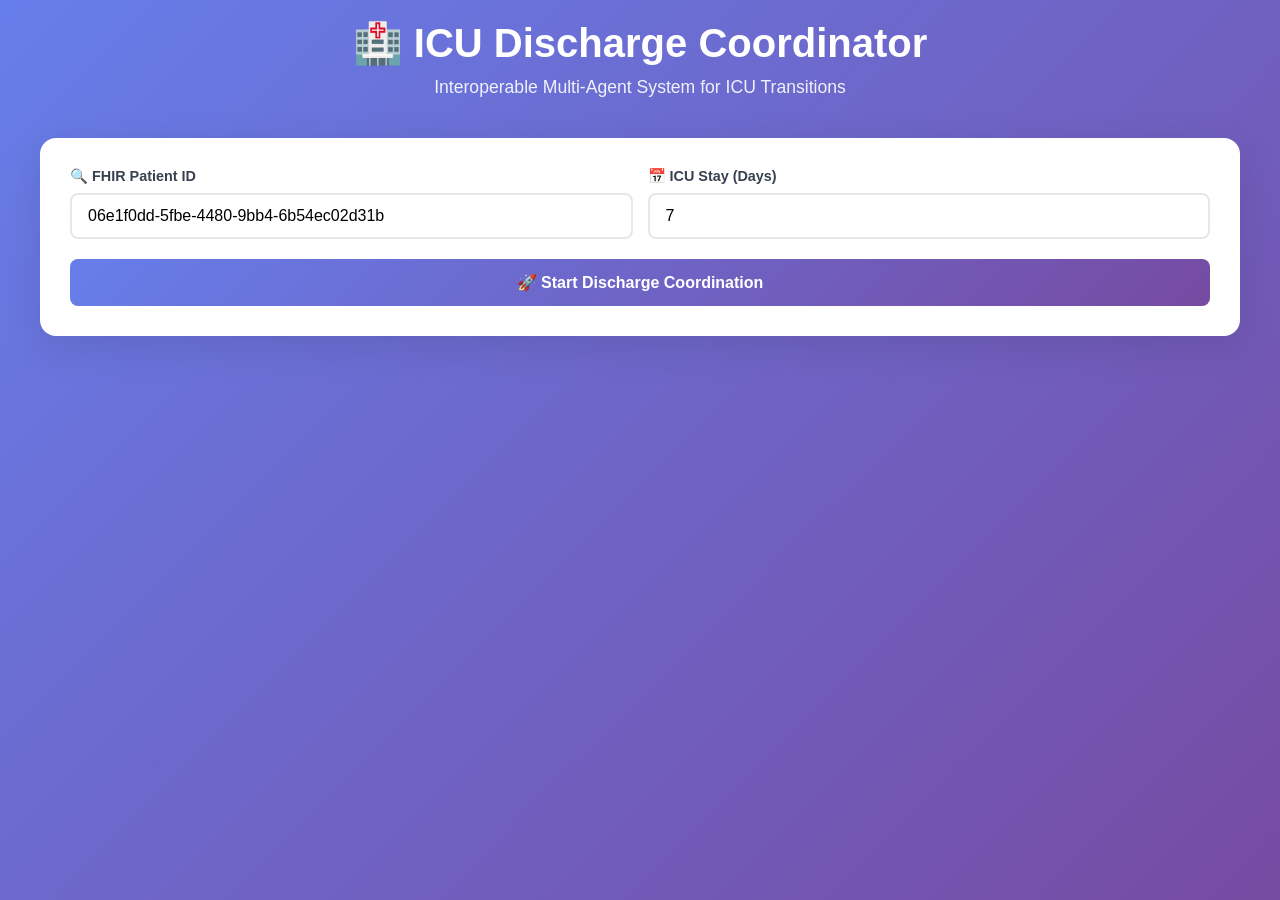
<file: static/index.html>
<!DOCTYPE html>
<html lang="en">
<head>
    <meta charset="UTF-8">
    <meta name="viewport" content="width=device-width, initial-scale=1.0">
    <title>ICU Discharge Coordinator</title>
    <style>
        * { margin: 0; padding: 0; box-sizing: border-box; }
        body {
            font-family: -apple-system, BlinkMacSystemFont, 'Segoe UI', Roboto, sans-serif;
            background: linear-gradient(135deg, #667eea 0%, #764ba2 100%);
            min-height: 100vh;
            padding: 20px;
        }
        .container {
            max-width: 1200px;
            margin: 0 auto;
        }
        .header {
            text-align: center;
            color: white;
            margin-bottom: 40px;
        }
        .header h1 {
            font-size: 2.5rem;
            margin-bottom: 10px;
            font-weight: 700;
        }
        .header p {
            font-size: 1.1rem;
            opacity: 0.9;
        }
        .card {
            background: white;
            border-radius: 16px;
            padding: 30px;
            box-shadow: 0 10px 40px rgba(0,0,0,0.1);
            margin-bottom: 20px;
        }
        .input-section {
            display: flex;
            gap: 15px;
            margin-bottom: 20px;
            flex-wrap: wrap;
        }
        .input-group {
            flex: 1;
            min-width: 200px;
        }
        .input-group label {
            display: block;
            font-weight: 600;
            margin-bottom: 8px;
            color: #374151;
            font-size: 0.9rem;
        }
        .input-group input {
            width: 100%;
            padding: 12px 16px;
            border: 2px solid #e5e7eb;
            border-radius: 8px;
            font-size: 1rem;
            transition: all 0.3s;
        }
        .input-group input:focus {
            outline: none;
            border-color: #667eea;
            box-shadow: 0 0 0 3px rgba(102, 126, 234, 0.1);
        }
        .btn {
            background: linear-gradient(135deg, #667eea 0%, #764ba2 100%);
            color: white;
            border: none;
            padding: 14px 32px;
            border-radius: 8px;
            font-size: 1rem;
            font-weight: 600;
            cursor: pointer;
            transition: transform 0.2s, box-shadow 0.2s;
            width: 100%;
        }
        .btn:hover {
            transform: translateY(-2px);
            box-shadow: 0 10px 20px rgba(102, 126, 234, 0.3);
        }
        .btn:disabled {
            opacity: 0.6;
            cursor: not-allowed;
            transform: none;
        }
        .agent-status {
            display: grid;
            grid-template-columns: repeat(auto-fit, minmax(250px, 1fr));
            gap: 15px;
            margin: 30px 0;
        }
        .agent-card {
            background: #f9fafb;
            padding: 20px;
            border-radius: 12px;
            border-left: 4px solid #d1d5db;
            transition: all 0.3s;
        }
        .agent-card.active {
            border-left-color: #fbbf24;
            background: #fffbeb;
        }
        .agent-card.complete {
            border-left-color: #10b981;
            background: #ecfdf5;
        }
        .agent-card h3 {
            font-size: 1rem;
            margin-bottom: 8px;
            color: #374151;
            display: flex;
            align-items: center;
            gap: 8px;
        }
        .agent-card p {
            font-size: 0.85rem;
            color: #6b7280;
        }
        .status-icon {
            width: 20px;
            height: 20px;
            border-radius: 50%;
            display: inline-block;
        }
        .status-pending { background: #d1d5db; }
        .status-active { background: #fbbf24; animation: pulse 1.5s infinite; }
        .status-complete { background: #10b981; }
        @keyframes pulse {
            0%, 100% { opacity: 1; }
            50% { opacity: 0.5; }
        }
        .results {
            display: none;
        }
        .results.show {
            display: block;
        }
        .result-section {
            margin-bottom: 25px;
            padding-bottom: 25px;
            border-bottom: 1px solid #e5e7eb;
        }
        .result-section:last-child {
            border-bottom: none;
        }
        .result-section h3 {
            color: #667eea;
            font-size: 1.3rem;
            margin-bottom: 12px;
            display: flex;
            align-items: center;
            gap: 10px;
        }
        .result-content {
            background: #f9fafb;
            padding: 20px;
            border-radius: 8px;
            line-height: 1.7;
            color: #374151;
            white-space: pre-wrap;
        }
        .patient-info {
            background: #eff6ff;
            padding: 20px;
            border-radius: 8px;
            margin-bottom: 20px;
            border-left: 4px solid #3b82f6;
        }
        .patient-info h3 {
            color: #1e40af;
            margin-bottom: 10px;
        }
        .patient-info p {
            color: #1e40af;
            margin: 5px 0;
        }
        .error {
            background: #fef2f2;
            border: 1px solid #fecaca;
            color: #991b1b;
            padding: 15px;
            border-radius: 8px;
            margin-top: 15px;
        }
        .badge {
            display: inline-block;
            padding: 4px 12px;
            border-radius: 12px;
            font-size: 0.75rem;
            font-weight: 600;
            background: #dbeafe;
            color: #1e40af;
            margin-left: 10px;
        }
    </style>
</head>
<body>
    <div class="container">
        <div class="header">
            <h1>🏥 ICU Discharge Coordinator</h1>
            <p>Interoperable Multi-Agent System for ICU Transitions</p>
        </div>

        <div class="card">
            <div class="input-section">
                <div class="input-group">
                    <label for="patientId">🔍 FHIR Patient ID</label>
                    <input type="text" id="patientId" placeholder="e.g., 06e1f0dd-5fbe-4480-9bb4-6b54ec02d31b" value="06e1f0dd-5fbe-4480-9bb4-6b54ec02d31b">
                </div>
                <div class="input-group">
                    <label for="icuDays">📅 ICU Stay (Days)</label>
                    <input type="number" id="icuDays" placeholder="7" value="7" min="1">
                </div>
            </div>
            <button class="btn" id="startBtn" onclick="startDischarge()">
                🚀 Start Discharge Coordination
            </button>
        </div>

        <div class="card" id="statusCard" style="display: none;">
            <h2 style="margin-bottom: 20px; color: #374151;">Agent Orchestration Status</h2>
            <div class="agent-status">
                <div class="agent-card" id="agent1">
                    <h3><span class="status-icon status-pending"></span> Clinical Summary</h3>
                    <p>Analyzing patient data and creating discharge summary...</p>
                </div>
                <div class="agent-card" id="agent2">
                    <h3><span class="status-icon status-pending"></span> Risk Detection</h3>
                    <p>Identifying readmission risks and safety concerns...</p>
                </div>
                <div class="agent-card" id="agent3">
                    <h3><span class="status-icon status-pending"></span> Care Coordination</h3>
                    <p>Planning follow-up appointments and care needs...</p>
                </div>
                <div class="agent-card" id="agent4">
                    <h3><span class="status-icon status-pending"></span> Prior Authorization</h3>
                    <p>Generating insurance justification documentation...</p>
                </div>
            </div>
        </div>

        <div class="card results" id="resultsCard">
            <div class="patient-info" id="patientInfo"></div>
            
            <div class="result-section">
                <h3>📋 Clinical Summary <span class="badge">Agent 1</span></h3>
                <div class="result-content" id="summary"></div>
            </div>

            <div class="result-section">
                <h3>⚠️ Readmission Risks <span class="badge">Agent 2</span></h3>
                <div class="result-content" id="risks"></div>
            </div>

            <div class="result-section">
                <h3>🔄 Care Coordination Plan <span class="badge">Agent 3</span></h3>
                <div class="result-content" id="carePlan"></div>
            </div>

            <div class="result-section">
                <h3>💼 Prior Authorization <span class="badge">Agent 4</span></h3>
                <div class="result-content" id="priorAuth"></div>
            </div>
        </div>
    </div>

    <script>
        async function startDischarge() {
            const patientId = document.getElementById('patientId').value;
            const icuDays = parseInt(document.getElementById('icuDays').value);
            const startBtn = document.getElementById('startBtn');
            const statusCard = document.getElementById('statusCard');
            const resultsCard = document.getElementById('resultsCard');

            // Reset UI
            resultsCard.classList.remove('show');
            statusCard.style.display = 'block';
            startBtn.disabled = true;
            startBtn.textContent = '⏳ Processing...';

            // Reset agents
            for (let i = 1; i <= 4; i++) {
                const agent = document.getElementById(`agent${i}`);
                agent.className = 'agent-card';
                agent.querySelector('.status-icon').className = 'status-icon status-pending';
            }

            try {
                // Simulate agent progression
                const agents = ['agent1', 'agent2', 'agent3', 'agent4'];
                let currentAgent = 0;

                const progressInterval = setInterval(() => {
                    if (currentAgent < agents.length) {
                        const agentEl = document.getElementById(agents[currentAgent]);
                        agentEl.className = 'agent-card active';
                        agentEl.querySelector('.status-icon').className = 'status-icon status-active';
                        currentAgent++;
                    }
                }, 800);

                // Make API call
                const response = await fetch('http://localhost:8000/icu-discharge-fhir', {
                    method: 'POST',
                    headers: { 'Content-Type': 'application/json' },
                    body: JSON.stringify({ fhir_patient_id: patientId, icu_days: icuDays })
                });

                clearInterval(progressInterval);

                if (!response.ok) {
                    throw new Error(`HTTP ${response.status}: ${response.statusText}`);
                }

                const data = await response.json();

                // Mark all agents complete
                for (let i = 1; i <= 4; i++) {
                    const agent = document.getElementById(`agent${i}`);
                    agent.className = 'agent-card complete';
                    agent.querySelector('.status-icon').className = 'status-icon status-complete';
                }

                // Display results
                setTimeout(() => {
                    document.getElementById('patientInfo').innerHTML = `
                        <h3>Patient Information</h3>
                        <p><strong>Name:</strong> ${data.patient_name}</p>
                        <p><strong>Age:</strong> ${data.patient_age} years</p>
                        <p><strong>Diagnosis:</strong> ${data.diagnosis}</p>
                        <p><strong>FHIR Source:</strong> ${data.fhir_source}</p>
                    `;
                    document.getElementById('summary').textContent = data.discharge_packet.clinical_summary;
                    document.getElementById('risks').textContent = data.discharge_packet.readmission_risks;
                    document.getElementById('carePlan').textContent = data.discharge_packet.care_coordination_plan;
                    document.getElementById('priorAuth').textContent = data.discharge_packet.prior_auth_justification;

                    resultsCard.classList.add('show');
                    statusCard.style.display = 'none';
                }, 1000);

            } catch (error) {
                clearInterval(progressInterval);
                statusCard.innerHTML = `<div class="error">❌ Error: ${error.message}</div>`;
            } finally {
                startBtn.disabled = false;
                startBtn.textContent = '🚀 Start Discharge Coordination';
            }
        }
    </script>
</body>
</html>
</file>
